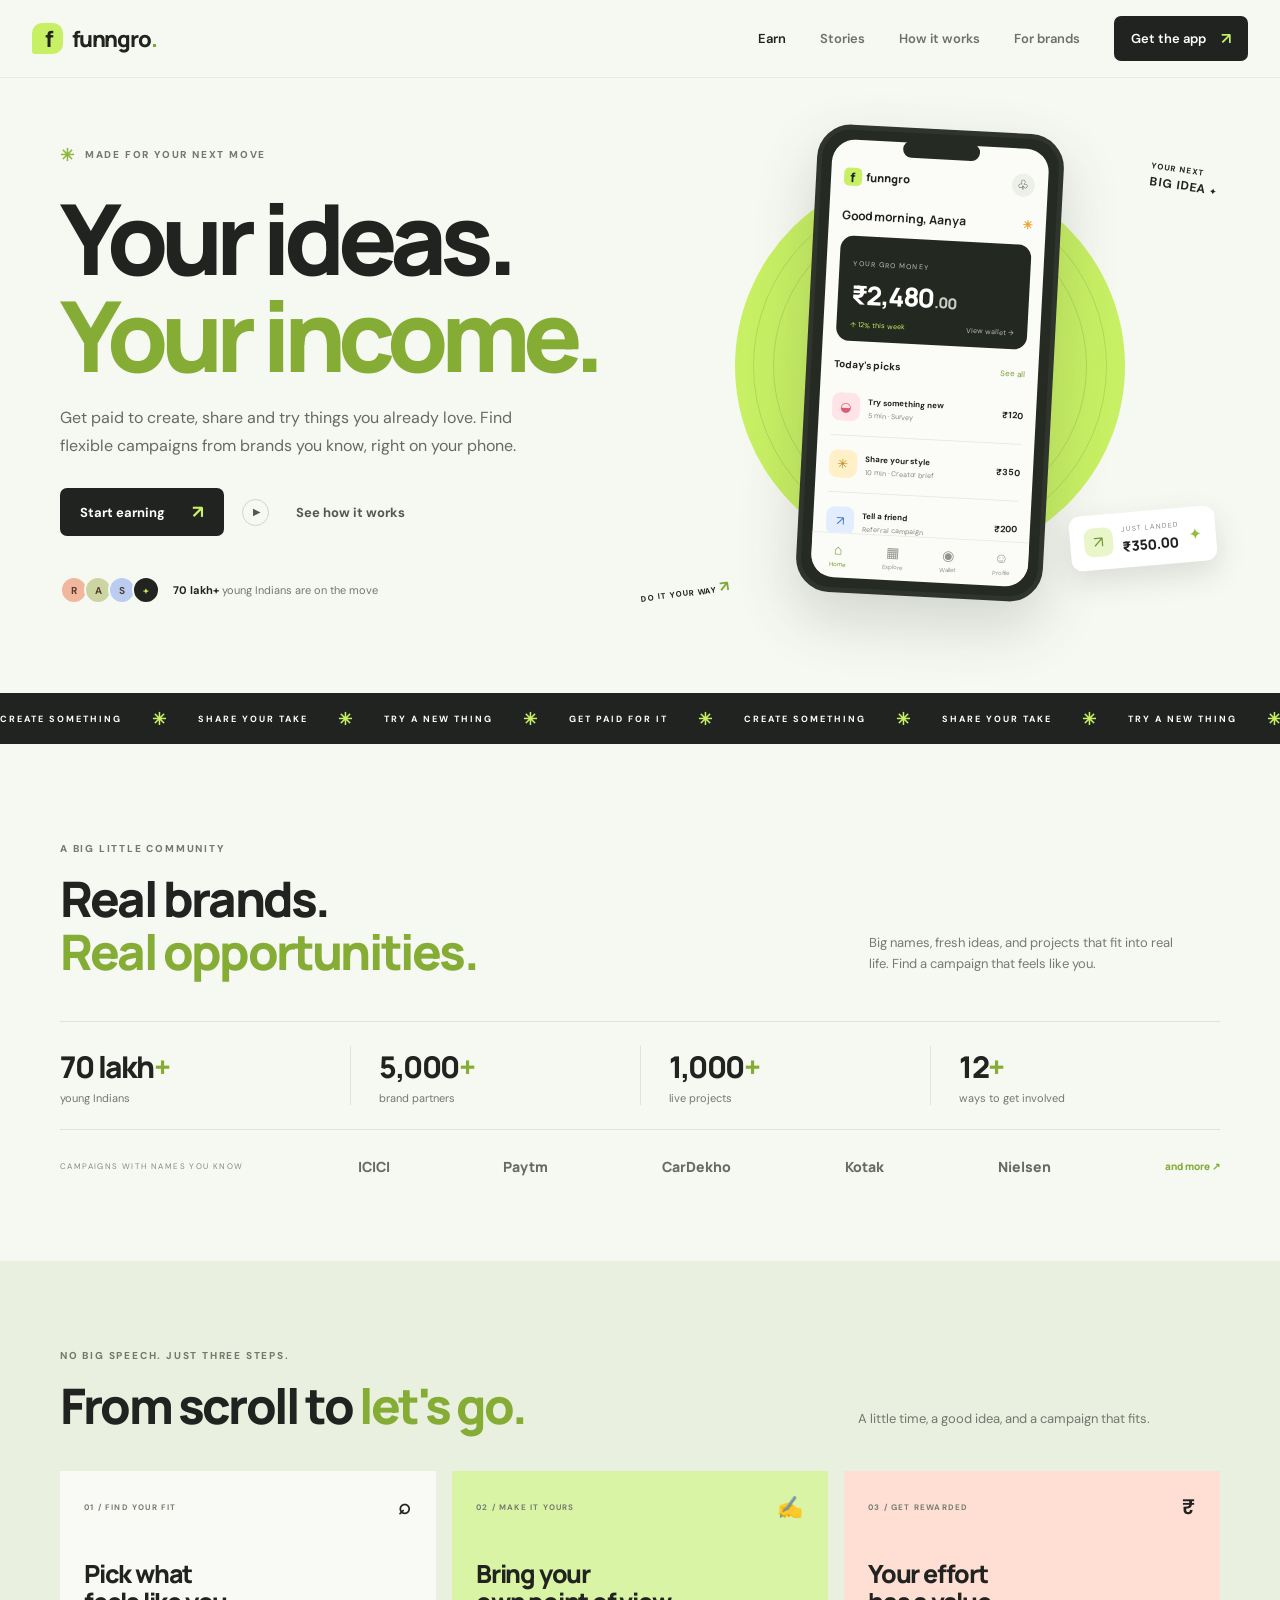
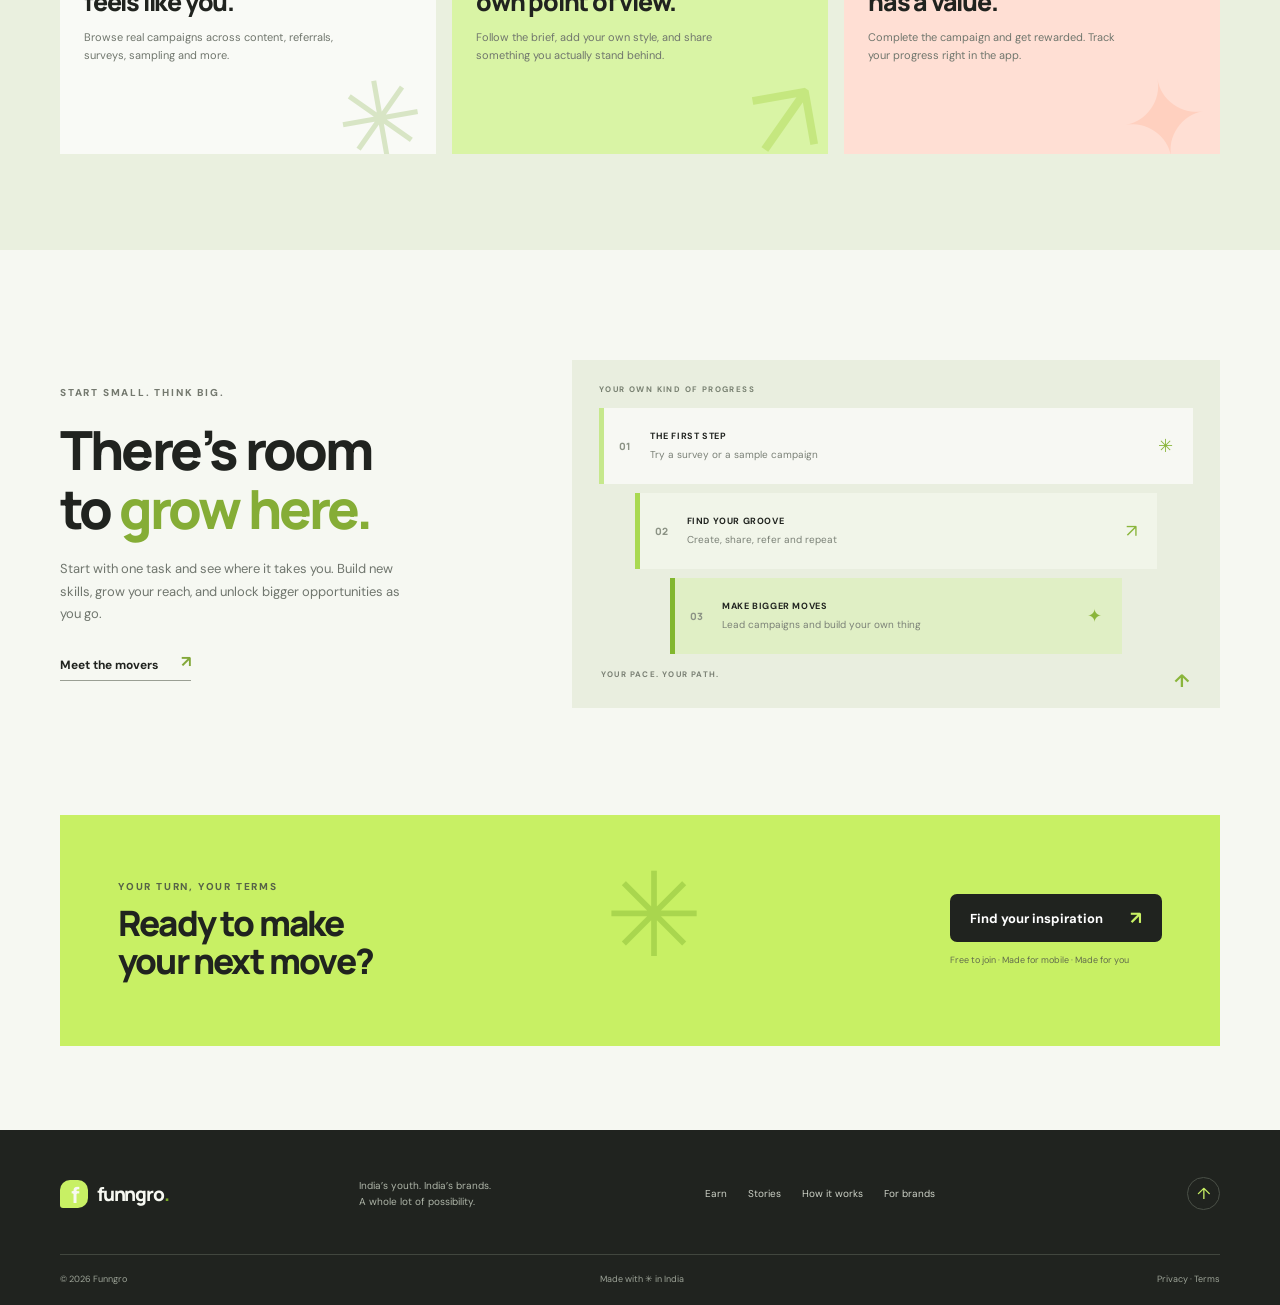
<file: index.html>
<!doctype html>
<html lang="en-IN">
<head>
  <meta charset="utf-8">
  <meta name="viewport" content="width=device-width, initial-scale=1">
  <meta name="theme-color" content="#f6f8f2">
  <link rel="icon" type="image/svg+xml" href="favicon.svg">
  <link rel="canonical" href="https://www.funngro.com/">
  <meta property="og:url" content="https://www.funngro.com/">
  <meta name="description" content="Find flexible brand campaigns with Funngro. Create content, share recommendations, try new things and explore ways to earn.">
  <meta name="application-name" content="Funngro">
  <meta property="og:type" content="website">
  <meta property="og:site_name" content="Funngro">
  <meta property="og:title" content="Earn with Funngro | Brand Campaigns for Young India">
  <meta property="og:description" content="Find flexible brand campaigns. Create, share and explore ways to earn with Funngro.">
  <meta property="og:locale" content="en_IN">
  <meta name="twitter:card" content="summary">
  <meta name="twitter:title" content="Earn with Funngro | Brand Campaigns for Young India">
  <meta name="twitter:description" content="Find flexible brand campaigns. Create, share and explore ways to earn with Funngro.">
  <title>Earn with Funngro | Brand Campaigns for Young India</title>
  <link rel="preconnect" href="https://fonts.googleapis.com">
  <link rel="preconnect" href="https://fonts.gstatic.com" crossorigin>
  <link href="https://fonts.googleapis.com/css2?family=DM+Sans:wght@400;500;600;700;800&family=Manrope:wght@400;500;600;700;800&display=swap" rel="stylesheet">
  <link rel="stylesheet" href="styles.css">
  <script type="application/ld+json">
  {"@context":"https://schema.org","@type":"Organization","name":"Funngro","url":"https://www.funngro.com/","description":"Funngro connects young people with brand campaigns and earning opportunities."}
  </script>
  <script src="script.js" defer></script>
</head>
<body>
  <header class="site-header">
    <a class="brand" href="index.html" aria-label="Funngro home"><span class="brand-mark">f</span><span>funngro<span class="brand-dot">.</span></span></a>
    <button class="menu-toggle" aria-label="Open menu" aria-expanded="false"><span></span><span></span></button>
    <nav class="main-nav" aria-label="Main navigation">
      <a class="nav-link active" href="index.html">Earn</a><a class="nav-link" href="stories.html">Stories</a><a class="nav-link" href="#how">How it works</a><a class="nav-link" href="#brands">For brands</a>
      <a class="nav-cta" href="#get-started">Get the app <span>↗</span></a>
    </nav>
  </header>
  <main>
    <section class="hero wrap">
      <div class="hero-copy">
        <div class="eyebrow"><span class="eyebrow-spark">✳</span> MADE FOR YOUR NEXT MOVE</div>
        <h1>Your ideas.<br><span>Your income.</span></h1>
        <p class="hero-lede">Get paid to create, share and try things you already love. Find flexible campaigns from brands you know, right on your phone.</p>
        <div class="hero-actions"><a class="button button-dark" href="#get-started">Start earning <span>↗</span></a><a class="button button-quiet" href="#how"><span class="play-icon">▶</span> See how it works</a></div>
        <div class="hero-proof"><div class="avatar-stack"><i>R</i><i>A</i><i>S</i><i>+</i></div><p><strong>70 lakh+</strong> young Indians are on the move</p></div>
      </div>
      <div class="hero-art" aria-label="Illustration of the Funngro app and a campaign reward">
        <div class="sunburst"></div><div class="float-note note-top">YOUR NEXT<br><b>BIG IDEA</b> ✦</div>
        <div class="phone-shell"><div class="phone-notch"></div><div class="phone-screen"><div class="app-top"><span class="mini-brand"><i>f</i> funngro</span><span class="bell">♧</span></div><p class="app-greeting">Good morning, Aanya <span>☀</span></p><div class="wallet-card"><span>YOUR GRO MONEY</span><strong>₹2,480<span>.00</span></strong><div class="wallet-bottom"><span>↑ 12% this week</span><span>View wallet →</span></div></div><div class="tasks-heading"><strong>Today's picks</strong><a href="#how">See all</a></div><div class="task"><i class="task-icon pink">◒</i><div><b>Try something new</b><small>5 min · Survey</small></div><strong>₹120</strong></div><div class="task"><i class="task-icon yellow">✳</i><div><b>Share your style</b><small>10 min · Creator brief</small></div><strong>₹350</strong></div><div class="task"><i class="task-icon blue">↗</i><div><b>Tell a friend</b><small>Referral campaign</small></div><strong>₹200</strong></div><div class="phone-tabs"><span class="selected">⌂<small>Home</small></span><span>▦<small>Explore</small></span><span>◉<small>Wallet</small></span><span>☺<small>Profile</small></span></div></div></div>
        <div class="reward-card"><span class="reward-icon">↗</span><span><small>JUST LANDED</small><b>₹350.00</b></span><i>✦</i></div>
        <div class="float-note note-bottom">DO IT YOUR WAY <span>↗</span></div>
      </div>
      <div class="hero-side-label">INDIA'S YOUTH × INDIA'S BRANDS</div>
    </section>
    <section class="ticker" aria-label="Campaign categories"><div class="ticker-track"><span>CREATE SOMETHING</span><b>✳</b><span>SHARE YOUR TAKE</span><b>✳</b><span>TRY A NEW THING</span><b>✳</b><span>GET PAID FOR IT</span><b>✳</b><span>CREATE SOMETHING</span><b>✳</b><span>SHARE YOUR TAKE</span><b>✳</b><span>TRY A NEW THING</span><b>✳</b><span>GET PAID FOR IT</span><b>✳</b></div></section>
    <section class="numbers wrap" id="brands"><div class="section-kicker">A BIG LITTLE COMMUNITY</div><div class="numbers-row"><h2>Real brands.<br><span>Real opportunities.</span></h2><p>Big names, fresh ideas, and projects that fit into real life. Find a campaign that feels like you.</p></div><div class="stats-grid"><div class="stat"><strong>70 lakh<span>+</span></strong><small>young Indians</small></div><div class="stat"><strong>5,000<span>+</span></strong><small>brand partners</small></div><div class="stat"><strong>1,000<span>+</span></strong><small>live projects</small></div><div class="stat"><strong>12<span>+</span></strong><small>ways to get involved</small></div></div><div class="brand-strip"><span>CAMPAIGNS WITH NAMES YOU KNOW</span><b>ICICI</b><b>Paytm</b><b>CarDekho</b><b>Kotak</b><b>Nielsen</b><b class="brand-more">and more ↗</b></div></section>
    <section class="how-section" id="how"><div class="wrap"><div class="section-kicker">NO BIG SPEECH. JUST THREE STEPS.</div><div class="how-head"><h2>From scroll to <span>let's go.</span></h2><p>A little time, a good idea, and a campaign that fits.</p></div><div class="steps-grid"><article class="step-card"><div class="step-top"><span>01 / FIND YOUR FIT</span><span class="step-emoji">⌕</span></div><h3>Pick what<br>feels like you.</h3><p>Browse real campaigns across content, referrals, surveys, sampling and more.</p><div class="step-doodle">✳</div></article><article class="step-card step-lime"><div class="step-top"><span>02 / MAKE IT YOURS</span><span class="step-emoji">✍</span></div><h3>Bring your<br>own point of view.</h3><p>Follow the brief, add your own style, and share something you actually stand behind.</p><div class="step-doodle">↗</div></article><article class="step-card step-peach"><div class="step-top"><span>03 / GET REWARDED</span><span class="step-emoji">₹</span></div><h3>Your effort<br>has a value.</h3><p>Complete the campaign and get rewarded. Track your progress right in the app.</p><div class="step-doodle">✦</div></article></div></div></section>
    <section class="ladder wrap"><div class="ladder-copy"><div class="section-kicker">START SMALL. THINK BIG.</div><h2>There’s room<br>to <span>grow here.</span></h2><p>Start with one task and see where it takes you. Build new skills, grow your reach, and unlock bigger opportunities as you go.</p><a class="text-link" href="stories.html">Meet the movers <span>↗</span></a></div><div class="ladder-visual"><div class="ladder-label">YOUR OWN KIND OF PROGRESS</div><div class="rung rung-one"><span class="rung-num">01</span><span><b>THE FIRST STEP</b><small>Try a survey or a sample campaign</small></span><span class="rung-mark">✳</span></div><div class="rung rung-two"><span class="rung-num">02</span><span><b>FIND YOUR GROOVE</b><small>Create, share, refer and repeat</small></span><span class="rung-mark">↗</span></div><div class="rung rung-three"><span class="rung-num">03</span><span><b>MAKE BIGGER MOVES</b><small>Lead campaigns and build your own thing</small></span><span class="rung-mark">✦</span></div><div class="ladder-foot">YOUR PACE. YOUR PATH. <span>↑</span></div></div></section>
    <section class="cta-band wrap" id="get-started"><div class="cta-flower">✳</div><div><div class="section-kicker">YOUR TURN, YOUR TERMS</div><h2>Ready to make<br>your next move?</h2></div><div class="cta-action"><a class="button button-dark" href="stories.html">Find your inspiration <span>↗</span></a><small>Free to join · Made for mobile · Made for you</small></div></section>
  </main>
  <footer class="site-footer"><div class="footer-top"><a class="brand" href="index.html"><span class="brand-mark">f</span><span>funngro<span class="brand-dot">.</span></span></a><p>India’s youth. India’s brands.<br>A whole lot of possibility.</p><div class="footer-links"><a href="index.html">Earn</a><a href="stories.html">Stories</a><a href="#how">How it works</a><a href="#brands">For brands</a></div><a class="footer-up" href="#top" aria-label="Back to top">↑</a></div><div class="footer-bottom"><span>© 2026 Funngro</span><span>Made with ✳ in India</span><span>Privacy · Terms</span></div></footer>
</body>
</html>
</file>
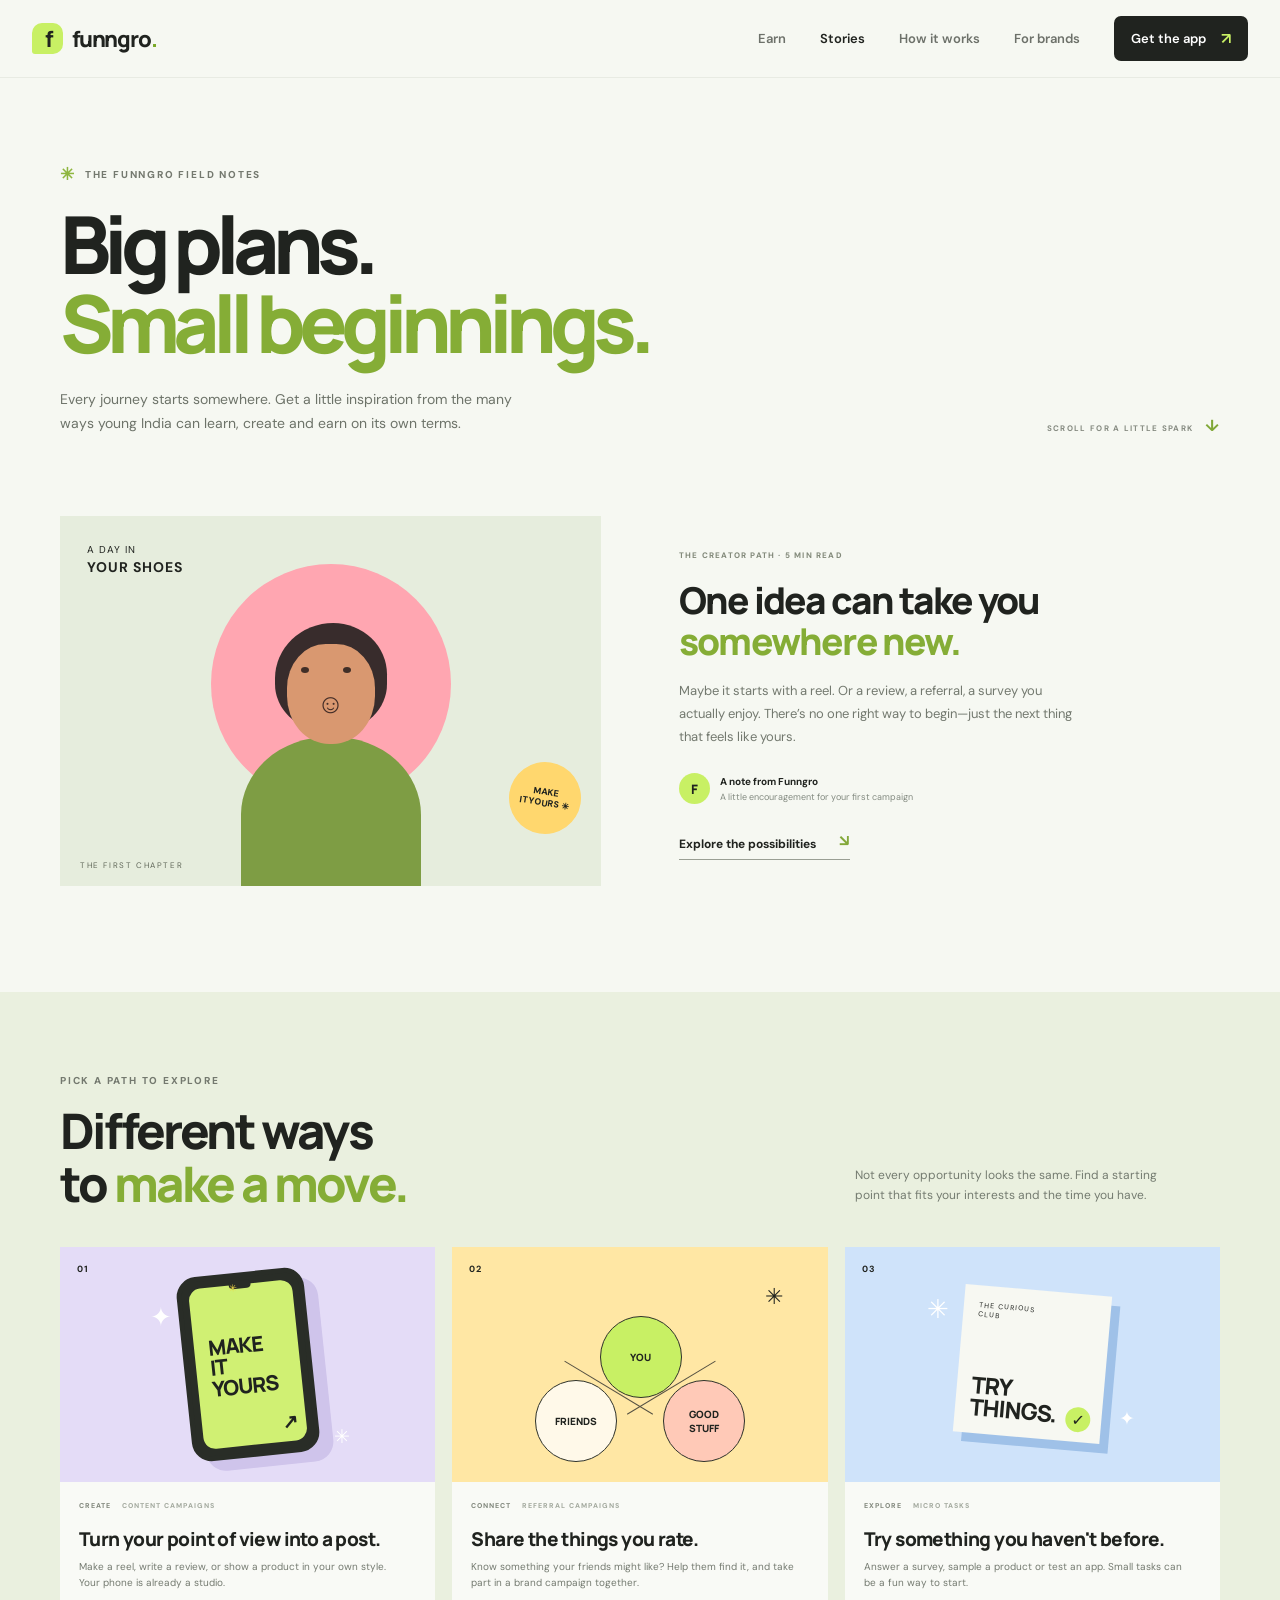
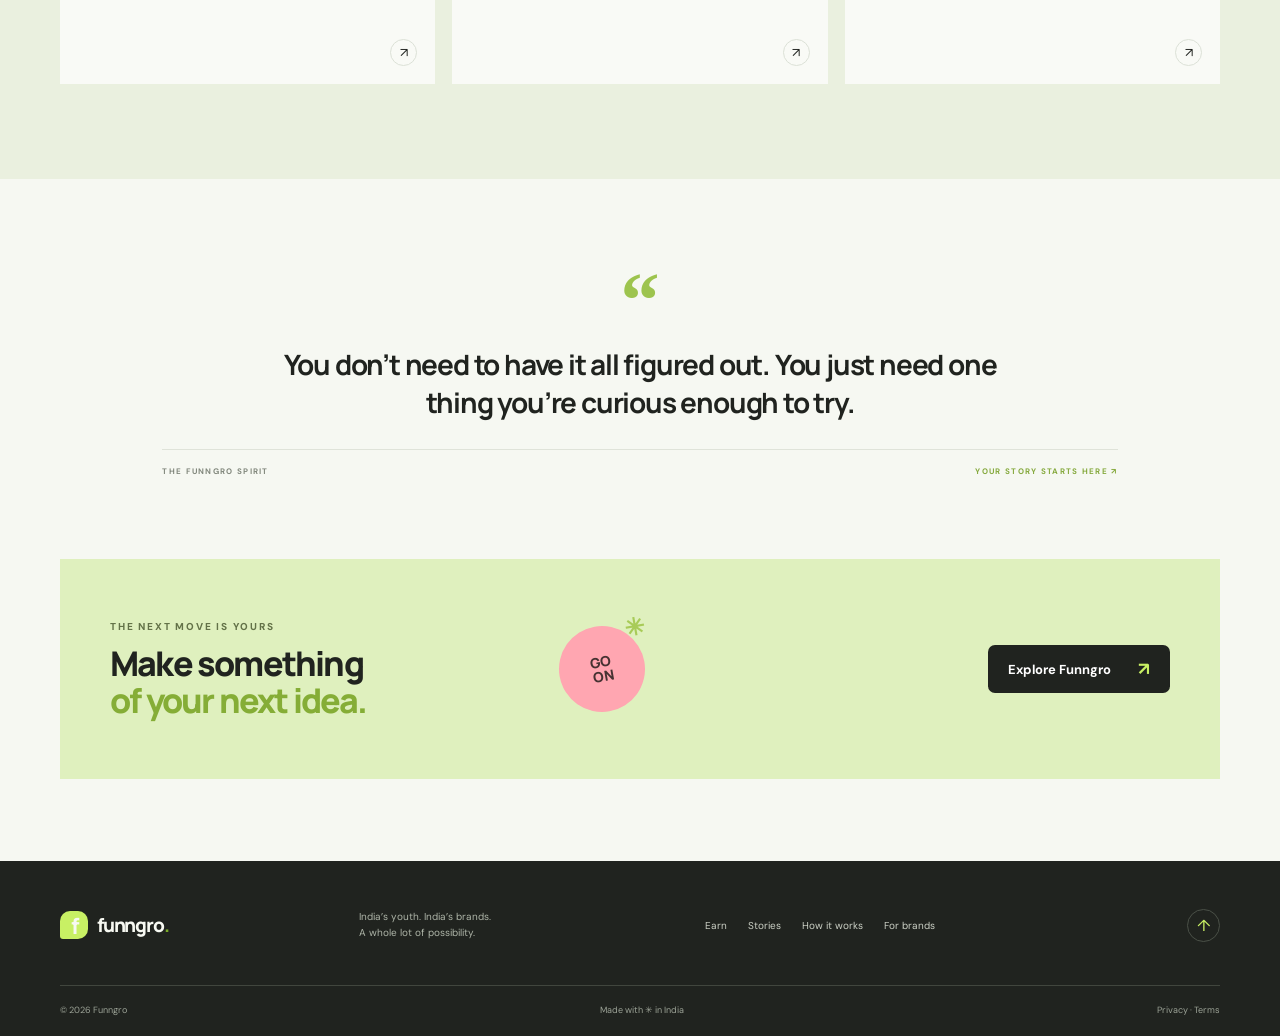
<file: stories.html>
<!doctype html>
<html lang="en-IN">
<head>
  <meta charset="utf-8"><meta name="viewport" content="width=device-width, initial-scale=1"><meta name="theme-color" content="#f6f8f2">
  <link rel="icon" type="image/svg+xml" href="favicon.svg">
  <link rel="canonical" href="https://www.funngro.com/stories">
  <meta property="og:url" content="https://www.funngro.com/stories">
  <meta name="description" content="Explore ways to create, share and try new things with Funngro. Find inspiration for your next brand campaign.">
  <meta name="application-name" content="Funngro">
  <meta property="og:type" content="website">
  <meta property="og:site_name" content="Funngro">
  <meta property="og:title" content="Funngro Stories | Find Your Next Move">
  <meta property="og:description" content="Explore ways to create, share and try new things with Funngro. Find inspiration for your next brand campaign.">
  <meta property="og:locale" content="en_IN">
  <meta name="twitter:card" content="summary">
  <meta name="twitter:title" content="Funngro Stories | Find Your Next Move">
  <meta name="twitter:description" content="Explore ways to create, share and try new things with Funngro.">
  <title>Funngro Stories | Find Your Next Move</title>
  <script type="application/ld+json">
  {"@context":"https://schema.org","@type":"BreadcrumbList","itemListElement":[{"@type":"ListItem","position":1,"name":"Home","item":"https://www.funngro.com/"},{"@type":"ListItem","position":2,"name":"Stories","item":"https://www.funngro.com/stories"}]}
  </script>
  <link rel="preconnect" href="https://fonts.googleapis.com"><link rel="preconnect" href="https://fonts.gstatic.com" crossorigin>
  <link href="https://fonts.googleapis.com/css2?family=DM+Sans:wght@400;500;600;700;800&family=Manrope:wght@400;500;600;700;800&display=swap" rel="stylesheet"><link rel="stylesheet" href="styles.css"><script src="script.js" defer></script>
</head>
<body>
  <header class="site-header"><a class="brand" href="index.html" aria-label="Funngro home"><span class="brand-mark">f</span><span>funngro<span class="brand-dot">.</span></span></a><button class="menu-toggle" aria-label="Open menu" aria-expanded="false"><span></span><span></span></button><nav class="main-nav" aria-label="Main navigation"><a class="nav-link" href="index.html">Earn</a><a class="nav-link active" href="stories.html">Stories</a><a class="nav-link" href="index.html#how">How it works</a><a class="nav-link" href="index.html#brands">For brands</a><a class="nav-cta" href="index.html#get-started">Get the app <span>↗</span></a></nav></header>
  <main>
    <section class="stories-hero wrap"><div class="eyebrow"><span class="eyebrow-spark">✳</span> THE FUNNGRO FIELD NOTES</div><h1>Big plans.<br><span>Small beginnings.</span></h1><div class="stories-intro"><p>Every journey starts somewhere. Get a little inspiration from the many ways young India can learn, create and earn on its own terms.</p><span class="scroll-cue">SCROLL FOR A LITTLE SPARK <b>↓</b></span></div></section>
    <section class="featured-story wrap"><div class="feature-art"><div class="feature-sun"></div><div class="feature-caption">A DAY IN<br><b>YOUR SHOES</b></div><div class="feature-person"><div class="person-hair"></div><div class="person-face"><span>☺</span></div><div class="person-shirt"></div></div><div class="feature-sticker">MAKE<br>IT YOURS ✳</div><span class="feature-art-label">THE FIRST CHAPTER</span></div><article class="feature-copy"><span class="story-tag">THE CREATOR PATH · 5 MIN READ</span><h2>One idea can take you<br><span>somewhere new.</span></h2><p>Maybe it starts with a reel. Or a review, a referral, a survey you actually enjoy. There’s no one right way to begin—just the next thing that feels like yours.</p><div class="feature-meta"><span class="author-bubble">F</span><span><b>A note from Funngro</b><small>A little encouragement for your first campaign</small></span></div><a class="text-link" href="#journeys">Explore the possibilities <span>↘</span></a></article></section>
    <section class="journeys-section" id="journeys"><div class="wrap"><div class="section-kicker">PICK A PATH TO EXPLORE</div><div class="journeys-head"><h2>Different ways<br>to <span>make a move.</span></h2><p>Not every opportunity looks the same. Find a starting point that fits your interests and the time you have.</p></div><div class="story-grid">
      <article class="story-card story-card-lilac"><div class="story-visual visual-creator"><span class="visual-number">01</span><div class="creator-phone"><div class="creator-lens">✳</div><div class="creator-screen">MAKE<br>IT<br>YOURS<span>↗</span></div></div><span class="orbit orbit-a">✦</span><span class="orbit orbit-b">✳</span></div><div class="story-card-copy"><div class="card-meta"><span>CREATE</span><span>CONTENT CAMPAIGNS</span></div><h3>Turn your point of view into a post.</h3><p>Make a reel, write a review, or show a product in your own style. Your phone is already a studio.</p><a class="card-arrow" href="index.html#how" aria-label="Explore creator campaigns">↗</a></div></article>
      <article class="story-card story-card-yellow"><div class="story-visual visual-network"><span class="visual-number">02</span><div class="network-node node-a">YOU</div><div class="network-node node-b">FRIENDS</div><div class="network-node node-c">GOOD<br>STUFF</div><div class="network-line line-a"></div><div class="network-line line-b"></div><span class="network-spark">✳</span></div><div class="story-card-copy"><div class="card-meta"><span>CONNECT</span><span>REFERRAL CAMPAIGNS</span></div><h3>Share the things you rate.</h3><p>Know something your friends might like? Help them find it, and take part in a brand campaign together.</p><a class="card-arrow" href="index.html#how" aria-label="Explore referral campaigns">↗</a></div></article>
      <article class="story-card story-card-blue"><div class="story-visual visual-curious"><span class="visual-number">03</span><div class="curious-card"><span>THE CURIOUS<br>CLUB</span><b>TRY<br>THINGS.</b><i>✓</i></div><span class="curious-spark">✳</span><span class="curious-star">✦</span></div><div class="story-card-copy"><div class="card-meta"><span>EXPLORE</span><span>MICRO TASKS</span></div><h3>Try something you haven't before.</h3><p>Answer a survey, sample a product or test an app. Small tasks can be a fun way to start.</p><a class="card-arrow" href="index.html#how" aria-label="Explore micro tasks">↗</a></div></article>
    </div></div></section>
    <section class="quote-section wrap"><span class="quote-mark">“</span><blockquote>You don’t need to have it all figured out. You just need one thing you’re curious enough to try.</blockquote><div class="quote-footer"><span>THE FUNNGRO SPIRIT</span><span>YOUR STORY STARTS HERE ↗</span></div></section>
    <section class="stories-cta wrap"><div class="cta-sticker">GO<br>ON <span>✳</span></div><div><div class="section-kicker">THE NEXT MOVE IS YOURS</div><h2>Make something<br><span>of your next idea.</span></h2></div><a class="button button-dark" href="index.html#get-started">Explore Funngro <span>↗</span></a></section>
  </main>
  <footer class="site-footer"><div class="footer-top"><a class="brand" href="index.html"><span class="brand-mark">f</span><span>funngro<span class="brand-dot">.</span></span></a><p>India’s youth. India’s brands.<br>A whole lot of possibility.</p><div class="footer-links"><a href="index.html">Earn</a><a href="stories.html">Stories</a><a href="index.html#how">How it works</a><a href="index.html#brands">For brands</a></div><a class="footer-up" href="#top" aria-label="Back to top">↑</a></div><div class="footer-bottom"><span>© 2026 Funngro</span><span>Made with ✳ in India</span><span>Privacy · Terms</span></div></footer>
</body>
</html>
</file>
<file: styles.css>
:root{--ink:#20231f;--muted:#6d716a;--paper:#f6f8f2;--lime:#c8f064;--pink:#ffa6b1;--yellow:#ffd76e;--blue:#a6cafa;--line:#dfe3d9;--display:'Manrope',sans-serif;--body:'DM Sans',sans-serif}*{box-sizing:border-box}html{scroll-behavior:smooth}body{margin:0;background:var(--paper);color:var(--ink);font-family:var(--body);-webkit-font-smoothing:antialiased}a{color:inherit;text-decoration:none}.wrap{width:min(1160px,calc(100% - 64px));margin:0 auto}.site-header{height:78px;padding:0 max(32px,calc((100vw - 1280px)/2));display:flex;align-items:center;justify-content:space-between;border-bottom:1px solid #e8ebe3;background:rgba(246,248,242,.94);position:sticky;top:0;z-index:20;backdrop-filter:blur(14px)}.brand{display:flex;gap:9px;align-items:center;font:800 22px var(--display);letter-spacing:-1.2px}.brand-mark{width:31px;height:31px;display:grid;place-items:center;border-radius:10px 10px 10px 3px;background:var(--lime);font:800 22px var(--display);letter-spacing:-2px}.brand-dot{color:#79a927}.main-nav{display:flex;gap:34px;align-items:center;font-size:13px;font-weight:600}.nav-link{color:#6d716a;transition:color .2s}.nav-link:hover,.nav-link.active{color:var(--ink)}.nav-cta{background:var(--ink);color:white;padding:12px 17px;border-radius:7px;display:flex;gap:15px;align-items:center}.nav-cta span{color:var(--lime);font-size:16px}.menu-toggle{display:none}.hero{min-height:615px;display:grid;grid-template-columns:1fr 1fr;align-items:center;position:relative;padding-top:32px;padding-bottom:55px}.eyebrow,.section-kicker{font-size:10px;font-weight:800;letter-spacing:1.8px;color:#74796f}.eyebrow{display:flex;align-items:center;gap:9px}.eyebrow-spark{color:#8eb63e;font-size:17px}.hero h1,.stories-hero h1{font:800 clamp(60px,7.8vw,98px)/.99 var(--display);letter-spacing:-7px;margin:23px 0 21px}.hero h1 span,.stories-hero h1 span,.numbers h2 span,.how-head h2 span,.ladder h2 span,.journeys-head h2 span,.feature-copy h2 span,.stories-cta h2 span{color:#85ad36}.hero-lede{max-width:460px;font-size:16px;line-height:1.75;color:#656b62;margin:0}.hero-actions{display:flex;gap:18px;align-items:center;margin-top:28px}.button{height:48px;display:inline-flex;align-items:center;justify-content:center;gap:27px;padding:0 20px;border-radius:7px;font-size:13px;font-weight:700;transition:transform .2s,background .2s}.button:hover{transform:translateY(-2px)}.button-dark{background:var(--ink);color:white}.button-dark span{font-size:18px;color:var(--lime)}.button-quiet{padding-left:0;color:#545950}.play-icon{font-size:9px;width:27px;height:27px;border:1px solid #cfd4ca;border-radius:50%;display:grid;place-items:center;padding-left:2px}.hero-proof{display:flex;align-items:center;gap:13px;margin-top:40px}.avatar-stack{display:flex;padding-left:4px}.avatar-stack i{width:28px;height:28px;border:2px solid var(--paper);border-radius:50%;background:#f2b69d;color:#533d34;font:700 10px var(--body);display:grid;place-items:center;margin-left:-4px;font-style:normal}.avatar-stack i:nth-child(2){background:#ccd5a1}.avatar-stack i:nth-child(3){background:#baccef}.avatar-stack i:nth-child(4){background:var(--ink);color:var(--lime)}.hero-proof p{font-size:11px;color:#73786f;margin:0}.hero-proof strong{color:var(--ink)}.hero-art{height:500px;position:relative;display:grid;place-items:center}.sunburst{position:absolute;width:390px;height:390px;border-radius:50%;background:var(--lime);top:47px;left:50%;transform:translateX(-50%)}.sunburst:before,.sunburst:after{content:'';position:absolute;border:1px solid rgba(32,35,31,.12);inset:18px;border-radius:50%}.sunburst:after{inset:38px}.phone-shell{width:247px;height:468px;padding:10px;border:5px solid #2f342c;border-radius:34px;background:#252a23;position:absolute;z-index:2;top:5px;left:50%;transform:translateX(-50%) rotate(3deg);box-shadow:0 25px 60px #424b3b33}.phone-notch{position:absolute;top:8px;left:50%;transform:translateX(-50%);width:77px;height:17px;border-radius:12px;background:#252a23;z-index:4}.phone-screen{height:100%;border-radius:23px;background:#fbfcf8;padding:25px 13px 10px;overflow:hidden;position:relative}.app-top{display:flex;justify-content:space-between;align-items:center}.mini-brand{font:800 11px var(--display);display:flex;align-items:center;gap:4px}.mini-brand i{font-style:normal;display:grid;place-items:center;background:var(--lime);border-radius:5px;width:18px;height:18px;font-size:13px}.bell{background:#edf0e8;border-radius:50%;width:23px;height:23px;display:grid;place-items:center;font-size:13px}.app-greeting{font:700 12px var(--display);margin:19px 0 12px}.app-greeting span{float:right;color:#eaa437}.wallet-card{height:105px;border-radius:13px;background:#232920;color:white;padding:14px}.wallet-card>span{font-size:7px;letter-spacing:1.1px;color:#bac2b3}.wallet-card>strong{display:block;font:800 26px var(--display);margin:5px 0 8px;letter-spacing:-1.2px}.wallet-card>strong span{font-size:15px;color:#cad0c3}.wallet-bottom{display:flex;justify-content:space-between;color:var(--lime);font-size:7px}.wallet-bottom span+span{color:#b8beb2}.tasks-heading{display:flex;justify-content:space-between;align-items:center;margin:17px 0 8px;font-size:10px}.tasks-heading a{font-size:8px;color:#779d30}.task{height:57px;border-bottom:1px solid #e8ebe4;display:flex;gap:8px;align-items:center}.task-icon{width:28px;height:28px;border-radius:8px;display:grid;place-items:center;font-size:13px;font-style:normal}.pink{background:#ffe4e7;color:#d65f76}.yellow{background:#fff0c8;color:#c28a1e}.blue{background:#e2edff;color:#467bc1}.task div{display:flex;flex-direction:column;gap:4px;flex:1}.task div b{font-size:8px}.task small{font-size:7px;color:#848a7f}.task>strong{font-size:9px}.phone-tabs{position:absolute;bottom:3px;left:0;width:100%;height:42px;background:#fbfcf8;display:flex;justify-content:space-around;align-items:center;border-top:1px solid #eaede7;color:#90958c;font-size:14px}.phone-tabs span{display:flex;flex-direction:column;align-items:center;gap:2px}.phone-tabs .selected{color:#6f9825}.phone-tabs small{font-size:6px}.reward-card{position:absolute;z-index:3;right:4px;bottom:58px;background:white;display:flex;align-items:center;gap:9px;padding:12px 14px;border-radius:11px;box-shadow:0 12px 30px #2b342222;transform:rotate(-5deg)}.reward-icon{width:29px;height:29px;background:#e8f6c9;border-radius:9px;display:grid;place-items:center;color:#71972d}.reward-card span:nth-child(2){display:flex;flex-direction:column;gap:3px}.reward-card small{font-size:7px;letter-spacing:1px;color:#858b81}.reward-card b{font:800 14px var(--display)}.reward-card>i{font-style:normal;color:#94bd40}.float-note{position:absolute;z-index:4;font-size:8px;font-weight:700;letter-spacing:1px;line-height:1.6}.note-top{top:40px;right:1px;transform:rotate(8deg)}.note-top b{font-size:12px}.note-bottom{bottom:21px;left:0;transform:rotate(-7deg)}.note-bottom span{color:#82a73a;font-size:15px}.hero-side-label{position:absolute;right:-87px;top:46%;writing-mode:vertical-rl;font-size:8px;letter-spacing:2px;color:#858a80}.ticker{background:var(--ink);color:white;overflow:hidden;white-space:nowrap;height:51px;display:flex;align-items:center}.ticker-track{display:flex;gap:30px;align-items:center;min-width:max-content;animation:marquee 28s linear infinite;font-size:9px;font-weight:700;letter-spacing:2px}.ticker-track b{color:var(--lime);font-size:17px}@keyframes marquee{to{transform:translateX(-50%)}}.numbers{padding-top:98px;padding-bottom:85px}.numbers-row{display:flex;justify-content:space-between;align-items:end}.numbers h2,.how-head h2,.ladder h2,.journeys-head h2{font:800 49px/1.08 var(--display);letter-spacing:-2.8px;margin:18px 0 0}.numbers-row>p{max-width:305px;color:#767b72;line-height:1.65;font-size:13px;margin:0 4% 4px 0}.stats-grid{display:grid;grid-template-columns:repeat(4,1fr);border-top:1px solid var(--line);border-bottom:1px solid var(--line);margin-top:42px;padding:24px 0}.stat{display:flex;flex-direction:column;gap:4px;padding-left:28px;border-left:1px solid var(--line)}.stat:first-child{border:0;padding-left:0}.stat strong{font:800 30px var(--display);letter-spacing:-1.5px}.stat strong span{color:#85ad36}.stat small{font-size:11px;color:#72786f}.brand-strip{display:flex;align-items:center;justify-content:space-between;padding-top:27px}.brand-strip>span{font-size:8px;letter-spacing:1.4px;color:#858b81}.brand-strip b{font:800 14px var(--display);color:#666c63}.brand-strip .brand-more{font-size:10px;color:#85ad36}.how-section{background:#eaf0df;padding:88px 0 96px}.how-head{display:flex;align-items:end;justify-content:space-between}.how-head>p{font-size:13px;color:#72786f;margin:0 6% 6px 0}.steps-grid{display:grid;grid-template-columns:repeat(3,1fr);gap:16px;margin-top:38px}.step-card{background:#f9faf6;min-height:283px;padding:22px 24px;position:relative;overflow:hidden}.step-lime{background:#d9f4a5}.step-peach{background:#ffdfd4}.step-top{display:flex;justify-content:space-between;align-items:center;font-size:8px;letter-spacing:1.2px;font-weight:700;color:#767c70}.step-emoji{font-size:21px;color:var(--ink)}.step-card h3{font:800 25px/1.12 var(--display);letter-spacing:-1.2px;margin:39px 0 12px;position:relative;z-index:1}.step-card p{max-width:265px;font-size:11px;line-height:1.65;color:#70766d;position:relative;z-index:1}.step-doodle{position:absolute;right:12px;bottom:-34px;font-size:104px;color:#d8e5c5;transform:rotate(-10deg)}.step-lime .step-doodle{color:#c5e77f}.step-peach .step-doodle{color:#ffd0bf}.ladder{padding-top:110px;padding-bottom:107px;display:grid;grid-template-columns:.8fr 1.2fr;gap:80px;align-items:center}.ladder h2{font-size:54px;margin:21px 0}.ladder-copy>p{max-width:345px;color:#70766e;font-size:13px;line-height:1.75;margin-bottom:27px}.text-link{font-size:12px;font-weight:700;border-bottom:1px solid #9a9f94;padding-bottom:7px;display:inline-flex;gap:23px}.text-link span{color:#83a839;font-size:16px;line-height:10px}.ladder-visual{background:#e9eedf;padding:24px 27px 15px;position:relative}.ladder-label{font-size:8px;letter-spacing:1.4px;font-weight:700;color:#788071;margin-bottom:14px}.rung{height:76px;margin-bottom:9px;display:flex;align-items:center;gap:19px;padding:0 20px;background:#f7f8f3;position:relative}.rung:before{content:'';position:absolute;left:0;width:5px;height:100%;background:#c6e88c}.rung-two{width:88%;margin-left:6%;background:#f1f5e9}.rung-two:before{background:#a9d951}.rung-three{width:76%;margin-left:12%;background:#e0efc5}.rung-three:before{background:#82b72e}.rung-num{font:800 10px var(--display);color:#8c9385}.rung>span:nth-child(2){display:flex;flex-direction:column;gap:6px;flex:1}.rung b{font-size:9px;letter-spacing:.6px}.rung small{font-size:10px;color:#7b8177}.rung-mark{font-size:18px;color:#8ab53b}.ladder-foot{display:flex;justify-content:space-between;font-size:8px;letter-spacing:1.2px;font-weight:700;color:#7b8175;padding:6px 2px 0}.ladder-foot span{font-size:18px;color:#8ab53b}.cta-band{background:var(--lime);min-height:231px;display:flex;align-items:center;justify-content:space-between;padding:38px 58px;position:relative;margin-bottom:84px;overflow:hidden}.cta-band .section-kicker{color:#576347}.cta-band h2,.stories-cta h2{font:800 35px/1.08 var(--display);letter-spacing:-1.8px;margin:12px 0 0}.cta-flower{font-size:117px;color:#a9d64e;position:absolute;left:47%;top:25px}.cta-action{display:flex;flex-direction:column;align-items:flex-start;gap:12px;z-index:1}.cta-action small{font-size:9px;color:#626d4d}.site-footer{background:#20231f;color:#f7f9f2;padding:38px max(32px,calc((100vw - 1160px)/2)) 20px}.footer-top{display:grid;grid-template-columns:1.2fr 1.4fr 2fr auto;align-items:center;gap:25px;padding-bottom:34px}.footer-top .brand{font-size:19px}.footer-top .brand-mark{width:28px;height:28px}.footer-top p{font-size:10px;line-height:1.6;color:#aeb5a8}.footer-links{display:flex;gap:21px;font-size:10px;color:#ccd1c6}.footer-up{width:33px;height:33px;border:1px solid #4a5047;border-radius:50%;display:grid;place-items:center;color:var(--lime)}.footer-bottom{border-top:1px solid #41463e;display:flex;justify-content:space-between;padding-top:18px;font-size:9px;color:#9ca397}.stories-hero{padding-top:85px;padding-bottom:45px}.stories-hero h1{font-size:80px;margin:19px 0 26px}.stories-intro{display:flex;justify-content:space-between;align-items:end}.stories-intro p{max-width:480px;color:#6d7369;line-height:1.7;font-size:14px;margin:0}.scroll-cue{font-size:8px;letter-spacing:1.3px;font-weight:700;color:#858a80}.scroll-cue b{font-size:16px;color:#80a837;margin-left:8px}.featured-story{display:grid;grid-template-columns:1fr 1fr;gap:78px;align-items:center;padding-top:35px;padding-bottom:106px}.feature-art{height:370px;background:#e6eddd;position:relative;overflow:hidden;display:grid;place-items:center}.feature-sun{width:240px;height:240px;border-radius:50%;background:var(--pink);position:absolute;top:48px;left:calc(50% - 120px)}.feature-person{position:absolute;bottom:-13px;width:180px;height:285px;display:flex;align-items:center;flex-direction:column}.person-hair{background:#382c2c;width:112px;height:107px;border-radius:52% 48% 43% 43%;position:absolute;top:9px}.person-face{position:absolute;top:30px;width:88px;height:100px;border-radius:44% 44% 48% 48%;background:#d99870;color:#432d27;display:grid;place-items:center;font-size:27px;z-index:1}.person-face:before{content:'';position:absolute;top:23px;left:14px;width:8px;height:6px;border-radius:50%;background:#402e27;box-shadow:42px 0 #402e27}.person-face span{margin-top:20px}.person-shirt{position:absolute;bottom:0;width:180px;height:162px;border-radius:48% 48% 0 0;background:#7e9d44}.feature-caption{position:absolute;left:27px;top:26px;font-size:10px;letter-spacing:1px;line-height:1.5;z-index:3}.feature-caption b{font-size:14px}.feature-sticker{position:absolute;right:20px;bottom:52px;width:72px;height:72px;border-radius:50%;background:var(--yellow);display:grid;place-items:center;text-align:center;font-size:9px;font-weight:800;line-height:1.2;transform:rotate(9deg);z-index:3}.feature-art-label{position:absolute;bottom:16px;left:20px;font-size:8px;letter-spacing:1.6px;color:#61685a}.feature-copy .story-tag{font-size:8px;font-weight:800;letter-spacing:1.2px;color:#838a7b}.feature-copy h2{font:800 37px/1.13 var(--display);letter-spacing:-1.8px;margin:17px 0}.feature-copy>p{font-size:13px;color:#73796f;line-height:1.75;max-width:410px}.feature-meta{display:flex;align-items:center;gap:10px;margin:25px 0}.author-bubble{width:31px;height:31px;background:var(--lime);border-radius:50%;display:grid;place-items:center;font:800 13px var(--display)}.feature-meta>span:last-child{display:flex;flex-direction:column;gap:3px}.feature-meta b{font-size:10px}.feature-meta small{font-size:9px;color:#838a80}.feature-copy .text-link{margin-top:7px}.journeys-section{background:#eaf0df;padding:82px 0 95px}.journeys-head{display:flex;justify-content:space-between;align-items:end}.journeys-head>p{max-width:330px;font-size:12px;line-height:1.7;color:#747b70;margin:0 3% 5px 0}.story-grid{display:grid;grid-template-columns:repeat(3,1fr);gap:17px;margin-top:36px}.story-card{background:#f9faf6}.story-visual{height:235px;position:relative;overflow:hidden;display:grid;place-items:center}.story-card-lilac .story-visual{background:#e4dcf7}.story-card-yellow .story-visual{background:#ffe7a4}.story-card-blue .story-visual{background:#cfe3fa}.visual-number{position:absolute;top:16px;left:17px;font-size:9px;font-weight:700;letter-spacing:1px}.creator-phone{width:128px;height:185px;border:5px solid #292d27;background:#292d27;border-radius:20px;padding:7px;transform:rotate(-6deg);box-shadow:13px 11px 0 #cfc4eb}.creator-lens{position:absolute;top:3px;left:calc(50% - 11px);width:22px;height:8px;border-radius:8px;background:#292d27;z-index:1;color:#f0d746;font-size:10px}.creator-screen{height:100%;border-radius:12px;background:#d0f073;display:flex;flex-direction:column;justify-content:center;padding-left:14px;font:800 21px/.98 var(--display);letter-spacing:-1px;position:relative}.creator-screen span{position:absolute;right:9px;bottom:10px;font-size:19px}.orbit{position:absolute;font-size:26px;color:#fff}.orbit-a{top:53px;left:calc(50% - 98px)}.orbit-b{bottom:33px;right:calc(50% - 102px);font-size:19px}.visual-network{background:#ffe7a4}.network-node{position:absolute;z-index:2;width:82px;height:82px;border:1px solid #2e322a;border-radius:50%;display:grid;place-items:center;text-align:center;font:800 10px var(--display);background:#fff9e9}.node-a{top:69px;left:calc(50% - 40px);background:var(--lime)}.node-b{bottom:20px;left:calc(50% - 105px)}.node-c{bottom:20px;right:calc(50% - 105px);background:#ffc9b7}.network-line{position:absolute;width:103px;height:60px;border-top:1px solid #555142;top:136px}.line-a{left:calc(50% - 98px);transform:rotate(31deg)}.line-b{right:calc(50% - 98px);transform:rotate(-31deg)}.network-spark{position:absolute;top:35px;right:45px;font-size:22px}.visual-curious{background:#cfe3fa}.curious-card{width:147px;height:148px;background:#f7f8f2;box-shadow:9px 9px 0 #9fc1e8;transform:rotate(5deg);padding:15px;display:flex;flex-direction:column;justify-content:space-between;position:relative}.curious-card>span{font-size:7px;letter-spacing:1px}.curious-card>b{font:800 23px/.95 var(--display);letter-spacing:-1px}.curious-card>i{position:absolute;right:11px;bottom:10px;width:25px;height:25px;border-radius:50%;background:var(--lime);display:grid;place-items:center;font-style:normal}.curious-spark{position:absolute;left:calc(50% - 105px);top:45px;font-size:26px;color:#fff}.curious-star{position:absolute;right:calc(50% - 103px);bottom:51px;color:#fff;font-size:19px}.story-card-copy{padding:19px 19px 22px;position:relative;min-height:202px}.card-meta{display:flex;gap:11px;font-size:7px;letter-spacing:1px;font-weight:800;color:#82887d}.card-meta span+span{color:#a4aa9f}.story-card h3{font:800 19px/1.18 var(--display);letter-spacing:-.6px;margin:18px 26px 9px 0}.story-card p{font-size:10px;line-height:1.6;color:#747a70;margin:0 12px 0 0}.card-arrow{position:absolute;bottom:18px;right:18px;width:27px;height:27px;display:grid;place-items:center;border:1px solid #dce1d7;border-radius:50%;font-size:13px}.quote-section{padding:94px 8% 83px;text-align:center;position:relative}.quote-mark{font:800 78px/.7 Georgia;color:#9dc44e}.quote-section blockquote{max-width:720px;margin:15px auto 28px;font:700 28px/1.35 var(--display);letter-spacing:-1.2px}.quote-footer{display:flex;justify-content:space-between;border-top:1px solid var(--line);padding-top:16px;font-size:8px;font-weight:700;letter-spacing:1.3px;color:#81877c}.quote-footer span+span{color:#85a93d}.stories-cta{background:#dff0be;min-height:220px;padding:37px 50px;display:flex;align-items:center;justify-content:space-between;position:relative;margin-bottom:82px;overflow:hidden}.stories-cta .section-kicker{color:#637248}.stories-cta h2{font-size:34px}.stories-cta .button{z-index:1}.cta-sticker{width:86px;height:86px;border-radius:50%;background:var(--pink);display:grid;place-content:center;text-align:center;font:800 14px/1 var(--display);transform:rotate(-10deg);position:absolute;left:43%;color:#463232}.cta-sticker span{position:absolute;right:-6px;top:-5px;font-size:24px;color:#a8cb58}
@media(max-width:900px){.main-nav{gap:19px}.hero{min-height:570px}.hero-art{transform:scale(.9)}.hero-side-label{right:-35px}.ladder{gap:35px}.footer-top{grid-template-columns:1fr 1.3fr 2fr auto}.footer-links{gap:12px}.featured-story{gap:40px}.feature-art{height:335px}}
@media(max-width:700px){.wrap{width:min(100% - 38px,520px)}.site-header{height:66px;padding:0 19px}.brand{font-size:20px}.menu-toggle{display:flex;flex-direction:column;gap:5px;border:0;background:none;padding:8px;z-index:3}.menu-toggle span{width:21px;height:2px;background:var(--ink);transition:transform .2s}.menu-toggle[aria-expanded=true] span:first-child{transform:translateY(3.5px) rotate(45deg)}.menu-toggle[aria-expanded=true] span:last-child{transform:translateY(-3.5px) rotate(-45deg)}.main-nav{display:none;position:absolute;top:65px;left:0;right:0;background:var(--paper);padding:22px 20px 27px;align-items:stretch;gap:0;flex-direction:column;border-bottom:1px solid var(--line);box-shadow:0 15px 20px #20231f0b}.main-nav.open{display:flex}.nav-link{padding:12px 0;border-bottom:1px solid #e7eae2}.nav-cta{justify-content:space-between;margin-top:15px}.hero{grid-template-columns:1fr;padding-top:60px;padding-bottom:35px}.hero h1{font-size:68px;letter-spacing:-5px;margin-top:19px}.hero-lede{font-size:14px;max-width:420px}.hero-actions{gap:13px;flex-wrap:wrap}.button{padding:0 15px;gap:15px}.hero-proof{margin-top:25px}.hero-art{height:450px;transform:none;margin-top:12px}.sunburst{width:330px;height:330px;top:52px}.phone-shell{transform:translateX(-50%) rotate(2deg);top:0}.reward-card{right:0;bottom:42px}.note-top{right:9px;top:31px}.note-bottom{left:2px;bottom:0}.hero-side-label{display:none}.ticker{height:44px}.numbers{padding-top:69px;padding-bottom:62px}.numbers-row,.how-head,.journeys-head{display:block}.numbers h2,.how-head h2,.journeys-head h2{font-size:40px;letter-spacing:-2px}.numbers-row>p,.how-head>p,.journeys-head>p{font-size:12px;margin:14px 0 0}.stats-grid{grid-template-columns:1fr 1fr;gap:21px 0;margin-top:28px;padding:20px 0}.stat{padding-left:17px}.stat:nth-child(3){border-left:0;padding-left:0}.stat strong{font-size:26px}.brand-strip{flex-wrap:wrap;gap:19px 22px;justify-content:flex-start}.brand-strip>span{width:100%;font-size:7px}.brand-strip b{font-size:12px}.how-section{padding:65px 0}.steps-grid{grid-template-columns:1fr;gap:11px;margin-top:24px}.step-card{min-height:240px;padding:20px}.step-card h3{font-size:24px;margin:28px 0 9px}.step-doodle{font-size:85px}.ladder{padding-top:70px;padding-bottom:70px;grid-template-columns:1fr;gap:30px}.ladder h2{font-size:46px}.ladder-visual{padding:20px 15px 12px}.rung{padding:0 12px;gap:11px}.rung small{font-size:8px}.rung b{font-size:8px}.rung-two{width:94%;margin-left:3%}.rung-three{width:88%;margin-left:6%}.cta-band{width:calc(100% - 38px);min-height:280px;padding:30px 23px;display:flex;align-items:flex-start;justify-content:center;flex-direction:column;gap:25px;margin-bottom:55px}.cta-band h2{font-size:30px}.cta-flower{left:auto;right:15px;top:32px;font-size:85px}.cta-action{gap:10px}.site-footer{padding:30px 20px 18px}.footer-top{grid-template-columns:1fr auto;gap:16px;padding-bottom:24px}.footer-top p{grid-column:1/2;grid-row:2;margin:0}.footer-links{grid-column:1/3;grid-row:3;display:flex;flex-wrap:wrap;gap:15px;border-top:1px solid #41463e;padding-top:17px}.footer-up{grid-column:2;grid-row:1}.footer-bottom{gap:10px;flex-wrap:wrap;font-size:8px}.stories-hero{padding-top:59px;padding-bottom:27px}.stories-hero h1{font-size:61px;letter-spacing:-5px}.stories-intro{display:block}.stories-intro p{font-size:13px}.scroll-cue{display:block;margin-top:20px}.featured-story{grid-template-columns:1fr;gap:27px;padding-top:10px;padding-bottom:64px}.feature-art{height:310px}.feature-copy h2{font-size:31px}.journeys-section{padding:65px 0}.story-grid{grid-template-columns:1fr;gap:13px;margin-top:24px}.story-visual{height:220px}.story-card-copy{min-height:185px;padding:18px}.story-card h3{font-size:20px}.quote-section{padding:66px 3%}.quote-section blockquote{font-size:22px}.quote-footer{font-size:7px}.stories-cta{width:calc(100% - 38px);min-height:270px;padding:28px 22px;align-items:flex-start;justify-content:center;flex-direction:column;gap:24px;margin-bottom:54px}.stories-cta h2{font-size:30px}.cta-sticker{left:auto;right:18px;top:30px;width:68px;height:68px;font-size:11px}}
@media(prefers-reduced-motion:reduce){*,*::before,*::after{scroll-behavior:auto!important;animation-duration:.01ms!important;animation-iteration-count:1!important;transition-duration:.01ms!important}}
</file>
